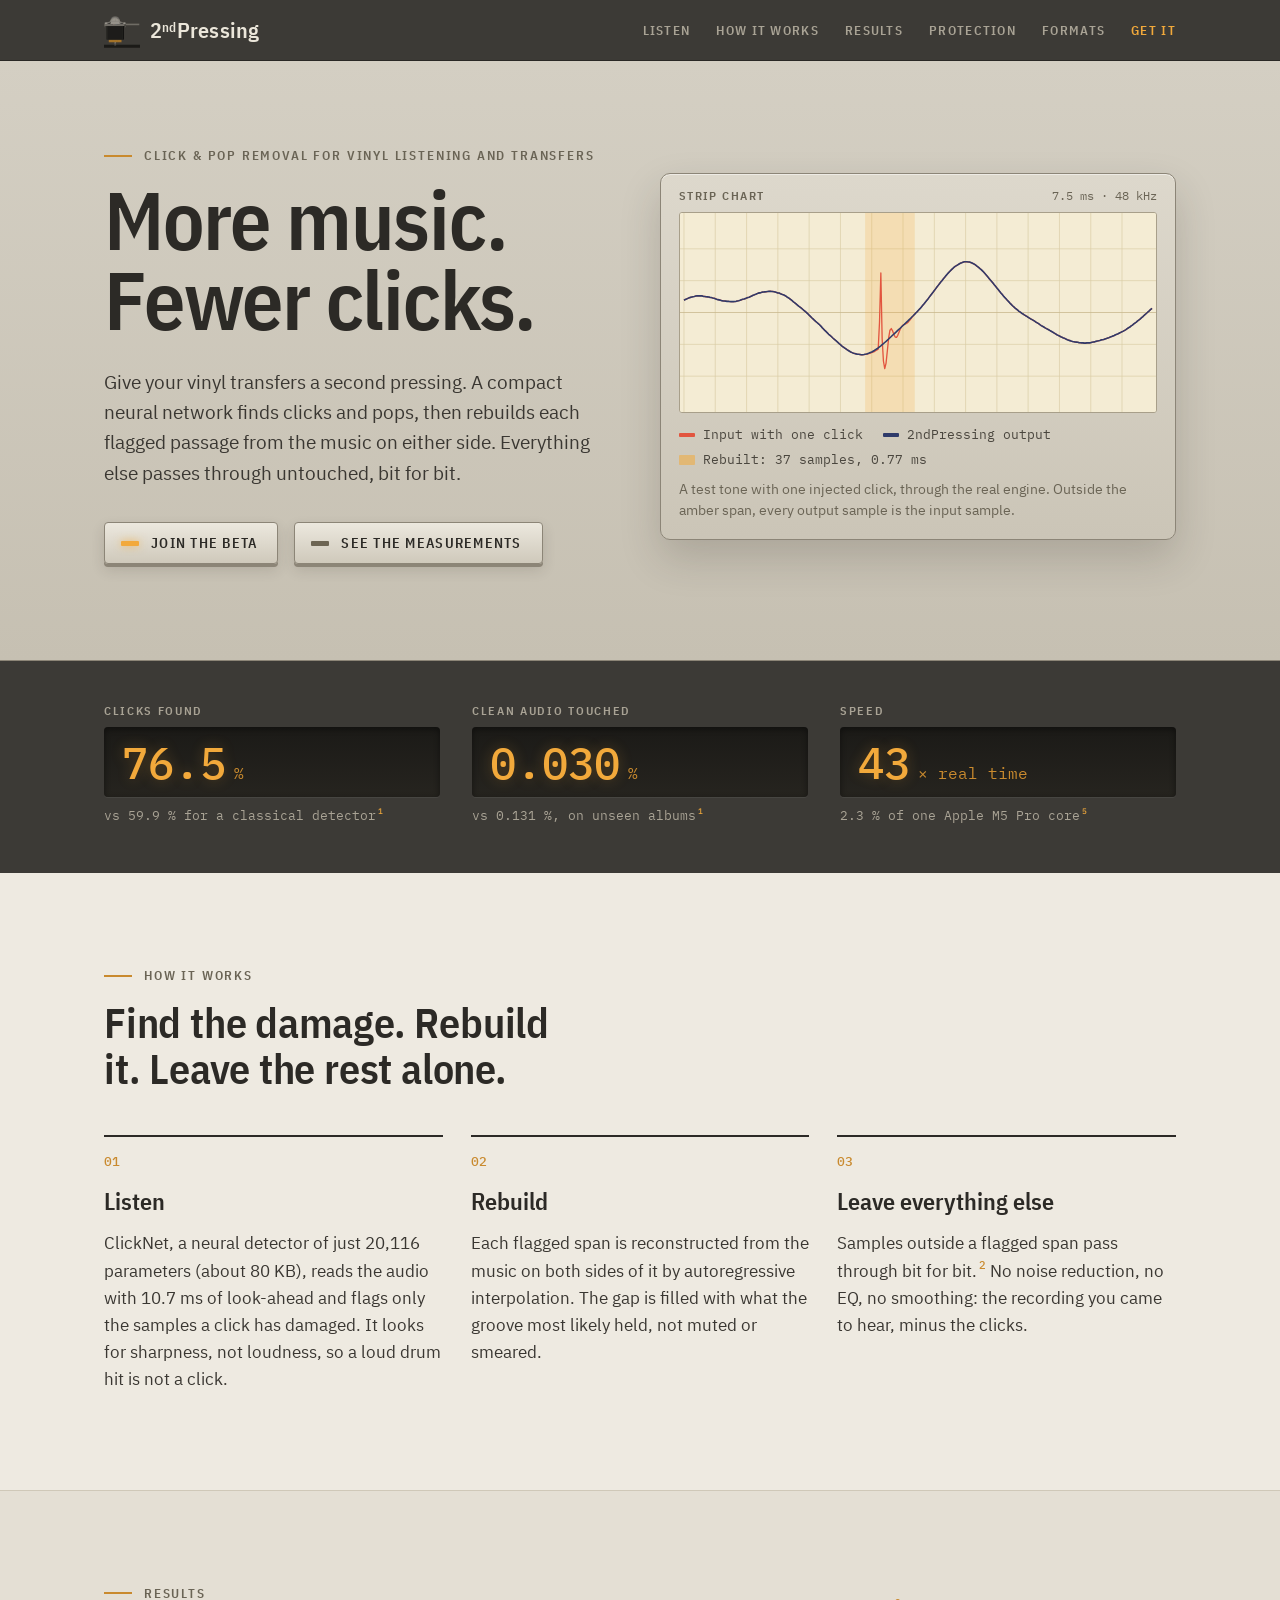
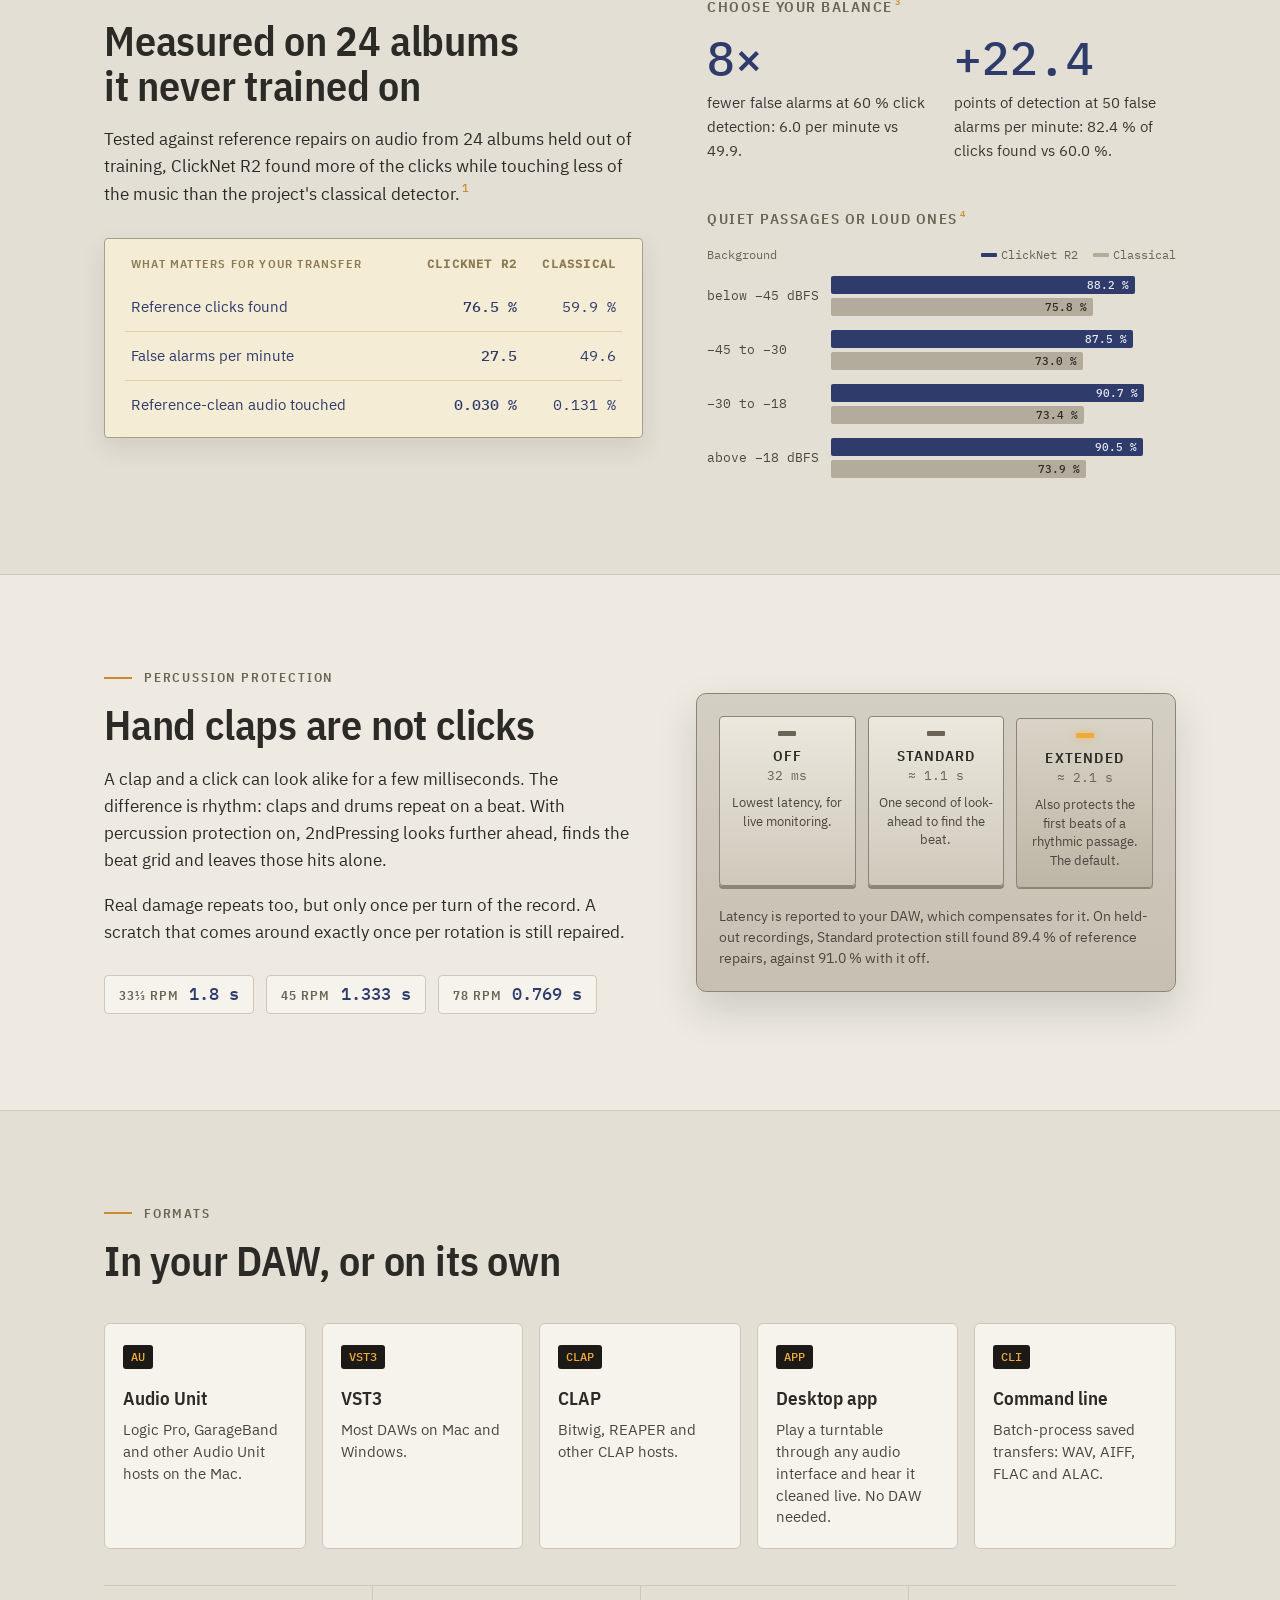
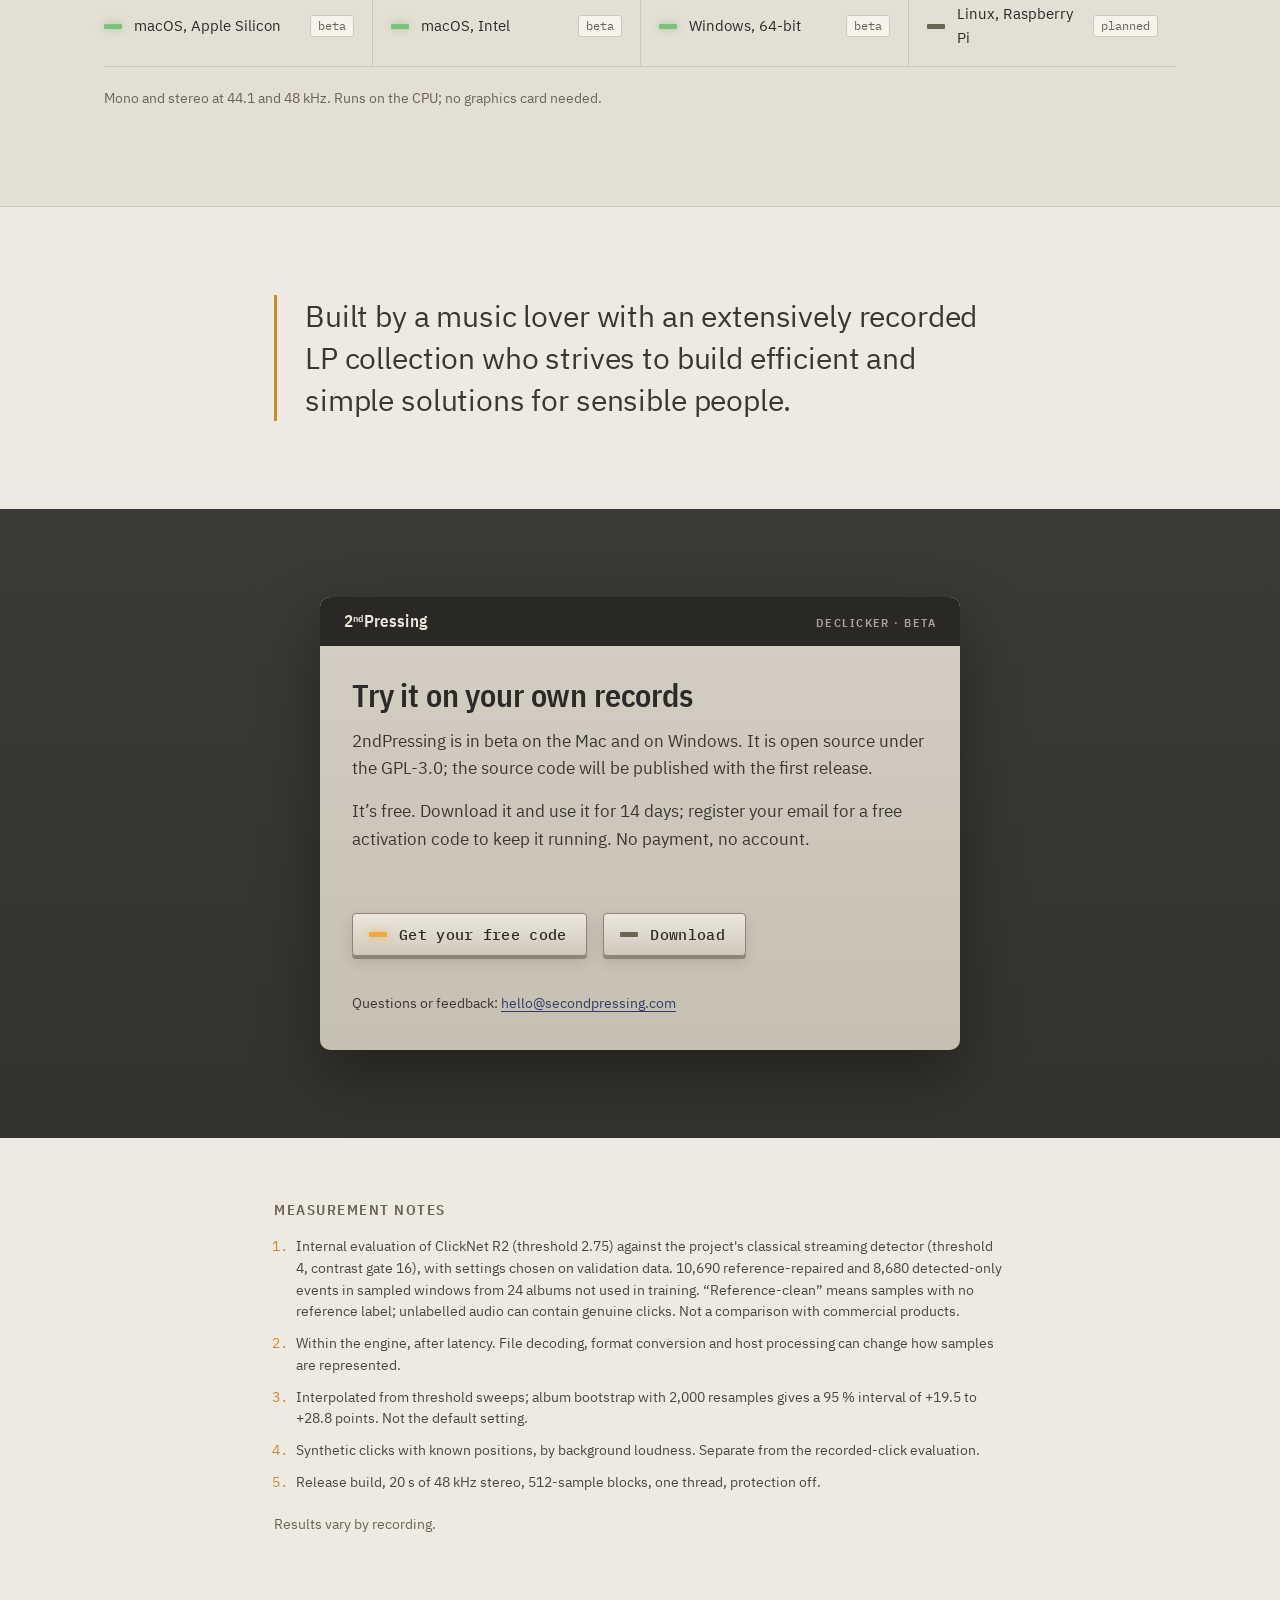
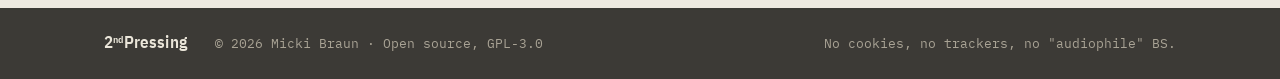
<file: website/public/index.html>
<!doctype html>
<html lang="en">
    <head>
        <meta charset="utf-8">
        <meta name="viewport" content="width=device-width, initial-scale=1, viewport-fit=cover">
        <title>2ndPressing — vinyl click and pop removal</title>
        <meta name="description" content="2ndPressing finds clicks and pops in your LP transfers with a compact neural network, rebuilds only the damaged samples, and leaves everything else bit for bit. Audio Unit, VST3, CLAP and a desktop app.">
        <link rel="canonical" href="https://secondpressing.com/">
        <meta property="og:type" content="website">
        <meta property="og:url" content="https://secondpressing.com/">
        <meta property="og:title" content="2ndPressing — more music, fewer clicks">
        <meta property="og:description" content="Neural click detection, surgical repair, everything else untouched. For anyone digitizing an LP collection.">
        <meta property="og:image" content="https://secondpressing.com/assets/og.png">
        <meta name="twitter:card" content="summary_large_image">
        <meta name="theme-color" content="#3C3A36">
        <link rel="icon" href="assets/favicon.svg" type="image/svg+xml">
        <link rel="apple-touch-icon" href="assets/apple-touch-icon.png">
        <link rel="preload" href="assets/fonts/IBMPlexSansCondensed-SemiBold.woff2" as="font" type="font/woff2" crossorigin>
        <link rel="preload" href="assets/fonts/IBMPlexSans-Regular.woff2" as="font" type="font/woff2" crossorigin>
        <link rel="stylesheet" href="assets/site.css?v=6">
    </head>
    <body>
        <header class="band top">
            <div class="wrap top-inner">
                <a class="brand" href="/" aria-label="2ndPressing home"><img class="brand-icon" src="assets/header-icon.svg" alt="" width="36" height="36"><span class="wm">2<span class="nd">nd</span>Pressing</span></a>
                <nav aria-label="Sections">
                    <a href="/listen/">Listen</a>
                    <a href="#how">How it works</a>
                    <a href="#results">Results</a>
                    <a href="#protection">Protection</a>
                    <a href="#formats">Formats</a>
                    <a class="nav-cta" href="#get">Get it</a>
                </nav>
            </div>
        </header>
        <main>
            <section class="hero">
                <div class="wrap hero-grid">
                    <div class="hero-copy">
                        <p class="legend">Click &amp; pop removal for vinyl listening and transfers</p>
                        <h1>More music.<br>Fewer clicks.</h1>
                        <p class="lede">Give your vinyl transfers a second pressing. A compact neural network finds clicks and pops, then rebuilds each flagged passage from the music on either side. Everything else passes through untouched, bit for bit.</p>
                        <div class="actions">
                            <a class="key primary" href="#get"><span class="lamp" aria-hidden="true"></span>Join the beta</a>
                            <a class="key" href="#results"><span class="lamp" aria-hidden="true"></span>See the measurements</a>
                        </div>
                    </div>
                    <figure class="chart">
                        <div class="chart-head">
                            <span>Strip chart</span>
                            <span>7.5 ms · 48 kHz</span>
                        </div>
                        <div class="paper">
                            <img src="assets/repair.svg" width="720" height="300" alt="Waveform: a sharp red click spike in the input; the blue repaired trace runs smoothly through the same span and matches the input everywhere else.">
                        </div>
                        <ul class="chart-key">
                            <li>
                                <span class="sw sw-red"></span>Input with one click
                            </li>
                            <li>
                                <span class="sw sw-ink"></span>2ndPressing output
                            </li>
                            <li>
                                <span class="sw sw-amber"></span>Rebuilt: 37 samples, 0.77 ms
                            </li>
                        </ul>
                        <figcaption>A test tone with one injected click, through the real engine. Outside the amber span, every output sample is the input sample.</figcaption>
                    </figure>
                </div>
            </section>
            <section class="band readouts" aria-label="Key measurements">
                <div class="wrap readout-grid">
                    <div class="readout">
                        <p class="r-label">Clicks found</p>
                        <p class="glass"><span class="num">76.5</span><span class="unit">%</span></p>
                        <p class="r-sub">vs 59.9 % for a classical detector<a class="fn" href="#n1">1</a></p>
                    </div>
                    <div class="readout">
                        <p class="r-label">Clean audio touched</p>
                        <p class="glass"><span class="num">0.030</span><span class="unit">%</span></p>
                        <p class="r-sub">vs 0.131 %, on unseen albums<a class="fn" href="#n1">1</a></p>
                    </div>
                    <div class="readout">
                        <p class="r-label">Speed</p>
                        <p class="glass"><span class="num">43</span><span class="unit">× real time</span></p>
                        <p class="r-sub">2.3 % of one Apple M5 Pro core<a class="fn" href="#n5">5</a></p>
                    </div>
                </div>
            </section>
            <section id="how" class="section">
                <div class="wrap">
                    <p class="legend">How it works</p>
                    <h2>Find the damage. Rebuild it. Leave the rest alone.</h2>
                    <div class="steps">
                        <article class="step">
                            <p class="step-no">01</p>
                            <h3>Listen</h3>
                            <p>ClickNet, a neural detector of just 20,116 parameters (about 80 KB), reads the audio with 10.7 ms of look-ahead and flags only the samples a click has damaged. It looks for sharpness, not loudness, so a loud drum hit is not a click.</p>
                        </article>
                        <article class="step">
                            <p class="step-no">02</p>
                            <h3>Rebuild</h3>
                            <p>Each flagged span is reconstructed from the music on both sides of it by autoregressive interpolation. The gap is filled with what the groove most likely held, not muted or smeared.</p>
                        </article>
                        <article class="step">
                            <p class="step-no">03</p>
                            <h3>Leave everything else</h3>
                            <p>Samples outside a flagged span pass through bit for bit.<a class="fn" href="#n2">2</a> No noise reduction, no EQ, no smoothing: the recording you came to hear, minus the clicks.</p>
                        </article>
                    </div>
                </div>
            </section>
            <section id="results" class="section alt">
                <div class="wrap results-grid">
                    <div>
                        <p class="legend">Results</p>
                        <h2>Measured on 24 albums it never trained on</h2>
                        <p class="body">Tested against reference repairs on audio from 24 albums held out of training, ClickNet R2 found more of the clicks while touching less of the music than the project's classical detector.<a class="fn" href="#n1">1</a></p>
                        <div class="sheet" role="region" aria-label="Test results" tabindex="0">
                            <table>
                                <thead>
                                    <tr>
                                        <th scope="col">What matters for your transfer</th>
                                        <th scope="col">ClickNet R2</th>
                                        <th scope="col">Classical</th>
                                    </tr>
                                </thead>
                                <tbody>
                                    <tr>
                                        <th scope="row">Reference clicks found</th>
                                        <td><strong>76.5 %</strong></td>
                                        <td>59.9 %</td>
                                    </tr>
                                    <tr>
                                        <th scope="row">False alarms per minute</th>
                                        <td><strong>27.5</strong></td>
                                        <td>49.6</td>
                                    </tr>
                                    <tr>
                                        <th scope="row">Reference-clean audio touched</th>
                                        <td><strong>0.030 %</strong></td>
                                        <td>0.131 %</td>
                                    </tr>
                                </tbody>
                            </table>
                        </div>
                    </div>
                    <div class="results-side">
                        <h3 class="h-small">Choose your balance<a class="fn" href="#n3">3</a></h3>
                        <div class="balance">
                            <div>
                                <p class="big">8×</p>
                                <p>fewer false alarms at 60 % click detection: 6.0 per minute vs 49.9.</p>
                            </div>
                            <div>
                                <p class="big">+22.4</p>
                                <p>points of detection at 50 false alarms per minute: 82.4 % of clicks found vs 60.0 %.</p>
                            </div>
                        </div>
                        <h3 class="h-small">Quiet passages or loud ones<a class="fn" href="#n4">4</a></h3>
                        <div class="bars" role="table" aria-label="Click detection by background loudness">
                            <div class="bars-head" role="row">
                                <span role="columnheader">Background</span>
                                <span role="columnheader"><span class="sw sw-ink"></span>ClickNet R2 <span class="sw sw-grey"></span>Classical</span>
                            </div>
                            <div class="bar-row" role="row">
                                <span class="bar-label" role="rowheader">below −45 dBFS</span>
                                <span class="bar-pair" role="cell"><span class="bar ink w882">88.2 %</span><span class="bar grey w758">75.8 %</span></span>
                            </div>
                            <div class="bar-row" role="row">
                                <span class="bar-label" role="rowheader">−45 to −30</span>
                                <span class="bar-pair" role="cell"><span class="bar ink w875">87.5 %</span><span class="bar grey w730">73.0 %</span></span>
                            </div>
                            <div class="bar-row" role="row">
                                <span class="bar-label" role="rowheader">−30 to −18</span>
                                <span class="bar-pair" role="cell"><span class="bar ink w907">90.7 %</span><span class="bar grey w734">73.4 %</span></span>
                            </div>
                            <div class="bar-row" role="row">
                                <span class="bar-label" role="rowheader">above −18 dBFS</span>
                                <span class="bar-pair" role="cell"><span class="bar ink w905">90.5 %</span><span class="bar grey w739">73.9 %</span></span>
                            </div>
                        </div>
                    </div>
                </div>
            </section>
            <section id="protection" class="section">
                <div class="wrap protect-grid">
                    <div>
                        <p class="legend">Percussion protection</p>
                        <h2>Hand claps are not clicks</h2>
                        <p class="body">A clap and a click can look alike for a few milliseconds. The difference is rhythm: claps and drums repeat on a beat. With percussion protection on, 2ndPressing looks further ahead, finds the beat grid and leaves those hits alone.</p>
                        <p class="body">Real damage repeats too, but only once per turn of the record. A scratch that comes around exactly once per rotation is still repaired.</p>
                        <ul class="rpm" aria-label="Rotation periods still repaired">
                            <li>
                                <span class="rpm-speed">33⅓ rpm</span>
                                <span class="rpm-period">1.8 s</span>
                            </li>
                            <li>
                                <span class="rpm-speed">45 rpm</span>
                                <span class="rpm-period">1.333 s</span>
                            </li>
                            <li>
                                <span class="rpm-speed">78 rpm</span>
                                <span class="rpm-period">0.769 s</span>
                            </li>
                        </ul>
                    </div>
                    <div class="modes" aria-label="Protection modes">
                        <div class="mode">
                            <span class="lamp" aria-hidden="true"></span>
                            <span class="mode-name">Off</span>
                            <span class="mode-lat">32 ms</span>
                            <p>Lowest latency, for live monitoring.</p>
                        </div>
                        <div class="mode">
                            <span class="lamp" aria-hidden="true"></span>
                            <span class="mode-name">Standard</span>
                            <span class="mode-lat">≈ 1.1 s</span>
                            <p>One second of look-ahead to find the beat.</p>
                        </div>
                        <div class="mode on">
                            <span class="lamp" aria-hidden="true"></span>
                            <span class="mode-name">Extended</span>
                            <span class="mode-lat">≈ 2.1 s</span>
                            <p>Also protects the first beats of a rhythmic passage. The default.</p>
                        </div>
                        <p class="modes-note">Latency is reported to your DAW, which compensates for it. On held-out recordings, Standard protection still found 89.4 % of reference repairs, against 91.0 % with it off.</p>
                    </div>
                </div>
            </section>
            <section id="formats" class="section alt">
                <div class="wrap">
                    <p class="legend">Formats</p>
                    <h2>In your DAW, or on its own</h2>
                    <div class="formats">
                        <div class="format">
                            <span class="tag">AU</span>
                            <h3>Audio Unit</h3>
                            <p>Logic Pro, GarageBand and other Audio Unit hosts on the Mac.</p>
                        </div>
                        <div class="format">
                            <span class="tag">VST3</span>
                            <h3>VST3</h3>
                            <p>Most DAWs on Mac and Windows.</p>
                        </div>
                        <div class="format">
                            <span class="tag">CLAP</span>
                            <h3>CLAP</h3>
                            <p>Bitwig, REAPER and other CLAP hosts.</p>
                        </div>
                        <div class="format">
                            <span class="tag">APP</span>
                            <h3>Desktop app</h3>
                            <p>Play a turntable through any audio interface and hear it cleaned live. No DAW needed.</p>
                        </div>
                        <div class="format">
                            <span class="tag">CLI</span>
                            <h3>Command line</h3>
                            <p>Batch-process saved transfers: WAV, AIFF, FLAC and ALAC.</p>
                        </div>
                    </div>
                    <div class="platforms" role="table" aria-label="Platform status">
                        <div class="plat" role="row">
                            <span class="lamp on-green" aria-hidden="true"></span>
                            <span role="cell">macOS, Apple Silicon</span>
                            <span class="plat-st" role="cell">beta</span>
                        </div>
                        <div class="plat" role="row">
                            <span class="lamp on-green" aria-hidden="true"></span>
                            <span role="cell">macOS, Intel</span>
                            <span class="plat-st" role="cell">beta</span>
                        </div>
                        <div class="plat" role="row">
                            <span class="lamp on-green" aria-hidden="true"></span>
                            <span role="cell">Windows, 64-bit</span>
                            <span class="plat-st" role="cell">beta</span>
                        </div>
                        <div class="plat" role="row">
                            <span class="lamp" aria-hidden="true"></span>
                            <span role="cell">Linux, Raspberry Pi</span>
                            <span class="plat-st" role="cell">planned</span>
                        </div>
                    </div>
                    <p class="small">Mono and stereo at 44.1 and 48 kHz. Runs on the CPU; no graphics card needed.</p>
                </div>
            </section>
            <section class="section maker">
                <div class="wrap narrow">
                    <blockquote>
                        <p>Built by a music lover with an extensively recorded LP collection who strives to build efficient and simple solutions for sensible people.</p>
                    </blockquote>
                </div>
            </section>
            <section id="get" class="band get">
                <div class="wrap get-inner">
                    <div class="get-card">
                        <div class="get-head">
                            <span class="brand compact">2<span class="nd">nd</span>Pressing</span>
                            <span class="get-dim">Declicker · beta</span>
                        </div>
                        <div class="get-body">
                            <h2>Try it on your own records</h2>
                            <p>2ndPressing is in beta on the Mac and on Windows. It is open source under the GPL-3.0; the source code will be published with the first release.</p>
                            <p>It’s free. Download it and use it for 14 days; register your email for a free activation code to keep it running. No payment, no account.</p>
                            <div class="actions">
                                <a class="key primary" href="/register/"><span class="lamp" aria-hidden="true"></span>Get your free code</a>
                                <a class="key" href="/beta/"><span class="lamp" aria-hidden="true"></span>Download</a>
                            </div>
                            <p class="small">Questions or feedback: <a href="mailto:hello@secondpressing.com">hello@secondpressing.com</a></p>
                        </div>
                    </div>
                </div>
            </section>
            <section class="section notes" aria-labelledby="notes-h">
                <div class="wrap narrow">
                    <h2 id="notes-h" class="h-small">Measurement notes</h2>
                    <ol>
                        <li id="n1">Internal evaluation of ClickNet R2 (threshold 2.75) against the project's classical streaming detector (threshold 4, contrast gate 16), with settings chosen on validation data. 10,690 reference-repaired and 8,680 detected-only events in sampled windows from 24 albums not used in training. “Reference-clean” means samples with no reference label; unlabelled audio can contain genuine clicks. Not a comparison with commercial products.</li>
                        <li id="n2">Within the engine, after latency. File decoding, format conversion and host processing can change how samples are represented.</li>
                        <li id="n3">Interpolated from threshold sweeps; album bootstrap with 2,000 resamples gives a 95 % interval of +19.5 to +28.8 points. Not the default setting.</li>
                        <li id="n4">Synthetic clicks with known positions, by background loudness. Separate from the recorded-click evaluation.</li>
                        <li id="n5">Release build, 20 s of 48 kHz stereo, 512-sample blocks, one thread, protection off.</li>
                    </ol>
                    <p class="small">Results vary by recording.</p>
                </div>
            </section>
        </main>
        <footer class="band foot">
            <div class="wrap foot-inner">
                <span class="brand compact">2<span class="nd">nd</span>Pressing</span>
                <span>© 2026 Micki Braun · Open source, GPL-3.0</span>
                <span>No cookies, no trackers, no "audiophile" BS.</span>
            </div>
        </footer>
    </body>
</html>
</file>
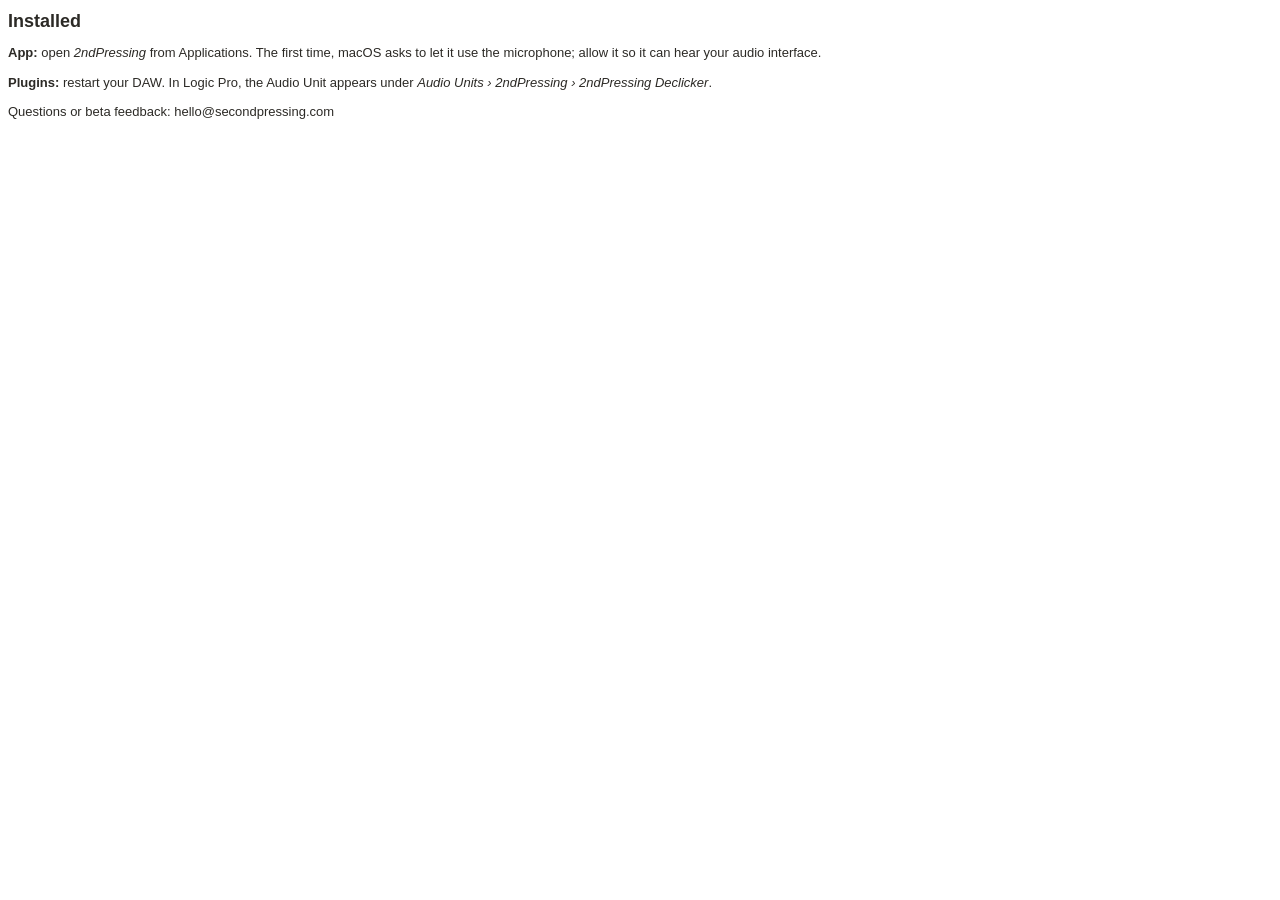
<file: runtime/release/macos/resources/conclusion.html>
<!doctype html>
<html><head><meta charset="utf-8">
<style>body{font:13px -apple-system,"Helvetica Neue",sans-serif;color:#2C2A26;line-height:1.5}h1{font-size:18px;margin:0 0 8px}p{margin:0 0 10px}</style></head>
<body>
<h1>Installed</h1>
<p><b>App:</b> open <i>2ndPressing</i> from Applications. The first time, macOS asks to let it use the microphone; allow it so it can hear your audio interface.</p>
<p><b>Plugins:</b> restart your DAW. In Logic Pro, the Audio Unit appears under <i>Audio Units › 2ndPressing › 2ndPressing Declicker</i>.</p>
<p>Questions or beta feedback: hello@secondpressing.com</p>
</body></html>
</file>
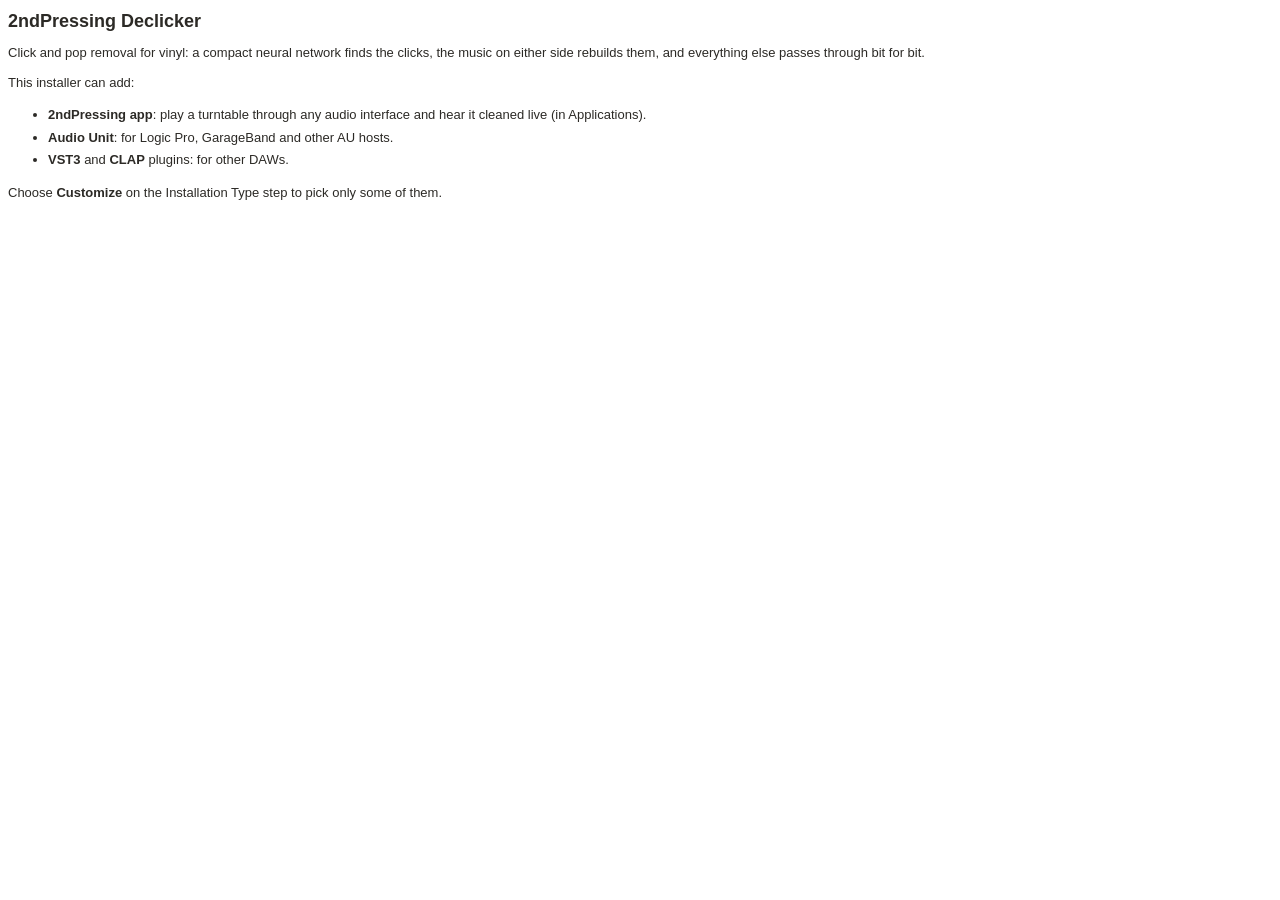
<file: runtime/release/macos/resources/welcome.html>
<!doctype html>
<html><head><meta charset="utf-8">
<style>body{font:13px -apple-system,"Helvetica Neue",sans-serif;color:#2C2A26;line-height:1.5}h1{font-size:18px;margin:0 0 8px}p{margin:0 0 10px}li{margin:3px 0}</style></head>
<body>
<h1>2ndPressing Declicker</h1>
<p>Click and pop removal for vinyl: a compact neural network finds the clicks, the music on either side rebuilds them, and everything else passes through bit for bit.</p>
<p>This installer can add:</p>
<ul>
<li><b>2ndPressing app</b>: play a turntable through any audio interface and hear it cleaned live (in Applications).</li>
<li><b>Audio Unit</b>: for Logic Pro, GarageBand and other AU hosts.</li>
<li><b>VST3</b> and <b>CLAP</b> plugins: for other DAWs.</li>
</ul>
<p>Choose <b>Customize</b> on the Installation Type step to pick only some of them.</p>
</body></html>
</file>
<file: website/public/assets/site.css>
/* 2ndPressing — site styles. Palette and type follow the plugin's
   "Instrument" faceplate: warm grey panel, amber readouts on dark glass,
   chart paper with blue ink, IBM Plex (SIL OFL 1.1, assets/fonts). */

@font-face { font-family: "Plex Cond"; src: url("fonts/IBMPlexSansCondensed-SemiBold.woff2") format("woff2"); font-weight: 600; font-display: swap; }
@font-face { font-family: "Plex Sans"; src: url("fonts/IBMPlexSans-Regular.woff2") format("woff2"); font-weight: 400; font-display: swap; }
@font-face { font-family: "Plex Sans"; src: url("fonts/IBMPlexSans-SemiBold.woff2") format("woff2"); font-weight: 600; font-display: swap; }
@font-face { font-family: "Plex Mono"; src: url("fonts/IBMPlexMono-Regular.woff2") format("woff2"); font-weight: 400; font-display: swap; }
@font-face { font-family: "Plex Mono"; src: url("fonts/IBMPlexMono-Medium.woff2") format("woff2"); font-weight: 500; font-display: swap; }

:root {
  --page: #EEEAE1;
  --page-alt: #E4DFD4;
  --panel: #D4CFC3;
  --panel-2: #C6C0B2;
  --band: #3C3A36;
  --band-2: #34322E;
  --band-text: #EBE6DA;
  --band-dim: #A9A395;
  --text: #2C2A26;
  --muted: #6A6455;
  --rule: #CFC8B8;
  --glass: #1B1A17;
  --glass-2: #26241F;
  --amber: #F2A93B;
  --amber-dim: #C98A2E;
  --paper: #F4ECD4;
  --paper-edge: #A89F8A;
  --ink: #2F3B6B;
  --red: #E2553F;
  --green: #7EC27A;
  --key-top: #ECE8DE;
  --key-bot: #CFC9BB;
  --key-on-top: #D9D4C7;
  --key-edge: #8C8577;
  --lamp-off: #6D6553;
  --bar-grey: #B3AC9C;

  --cond: "Plex Cond", "IBM Plex Sans Condensed", "Arial Narrow", system-ui, sans-serif;
  --sans: "Plex Sans", "IBM Plex Sans", system-ui, -apple-system, "Segoe UI", sans-serif;
  --mono: "Plex Mono", "IBM Plex Mono", ui-monospace, "SF Mono", Menlo, Consolas, monospace;
  color-scheme: light;
}

*, *::before, *::after { box-sizing: border-box; }
html { scroll-behavior: smooth; -webkit-text-size-adjust: 100%; }
body {
  margin: 0;
  background: var(--page);
  color: var(--text);
  font: 400 17px/1.6 var(--sans);
  -webkit-font-smoothing: antialiased;
}
img { max-width: 100%; height: auto; display: block; }
a { color: var(--ink); text-underline-offset: 3px; }
p { margin: 0; }
h1, h2, h3 { margin: 0; font-family: var(--cond); font-weight: 600; text-wrap: balance; }
section[id] { scroll-margin-top: 64px; }
:focus-visible { outline: 2px solid var(--amber-dim); outline-offset: 3px; }

.wrap {
  max-width: 1120px;
  margin: 0 auto;
  padding-left: max(24px, env(safe-area-inset-left, 0px));
  padding-right: max(24px, env(safe-area-inset-right, 0px));
}
.narrow { max-width: 780px; }

/* ---- Brand: "nd" as a moderate superscript ---- */
.brand {
  font-family: var(--cond);
  font-weight: 600;
  font-size: 22px;
  letter-spacing: .01em;
  color: var(--band-text);
  text-decoration: none;
  white-space: nowrap;
  line-height: 1;
}
.brand .nd { font-size: .6em; vertical-align: .45em; line-height: 0; }
a.brand { display: inline-flex; align-items: center; gap: 10px; }
.brand-icon { width: 36px; height: 36px; flex: none; }
.brand.compact { font-size: 17px; }

/* ---- Bands (dark strips, like the faceplate's header) ---- */
.band { background: var(--band); color: var(--band-text); }

.top { position: sticky; top: 0; z-index: 10; border-bottom: 1px solid #2A2825; }
.top-inner { display: flex; align-items: center; justify-content: space-between; gap: 24px; min-height: 60px; }
.top nav { display: flex; align-items: center; gap: 26px; }
.top nav a {
  color: var(--band-dim);
  text-decoration: none;
  font: 600 13px/1 var(--cond);
  letter-spacing: .1em;
  text-transform: uppercase;
}
.top nav a:hover { color: var(--band-text); }
.top nav .nav-cta { color: var(--amber); }

/* ---- Legends and headings ---- */
.legend {
  font: 600 13px/1 var(--cond);
  letter-spacing: .14em;
  text-transform: uppercase;
  color: var(--muted);
  display: flex;
  align-items: center;
  gap: 12px;
  margin-bottom: 18px;
}
.legend::before { content: ""; width: 28px; height: 2px; background: var(--amber-dim); }
h2 { font-size: clamp(30px, 3.6vw, 42px); line-height: 1.08; letter-spacing: -.005em; max-width: 22ch; }
.h-small { font-size: 15px; letter-spacing: .1em; text-transform: uppercase; color: var(--muted); }
.body { max-width: 60ch; margin-top: 18px; }
.small { font-size: 14px; color: var(--muted); margin-top: 20px; }
.fn {
  font: 500 .62em/0 var(--mono);
  vertical-align: .7em;
  margin-left: 2px;
  color: var(--amber-dim);
  text-decoration: none;
}

/* ---- Keys (latching buttons with a lamp) ---- */
.key {
  display: inline-flex;
  align-items: center;
  gap: 12px;
  padding: 13px 20px 13px 16px;
  font: 600 14px/1 var(--cond);
  letter-spacing: .09em;
  text-transform: uppercase;
  color: var(--text);
  text-decoration: none;
  background: linear-gradient(var(--key-top), var(--key-bot));
  border: 1px solid var(--key-edge);
  border-radius: 4px;
  box-shadow: 0 3px 0 var(--key-edge), 0 6px 14px rgba(40, 36, 30, .14);
  transition: transform .06s, box-shadow .06s;
}
.key:hover { background: linear-gradient(#F3F0E8, var(--key-bot)); }
.key:active { transform: translateY(2px); box-shadow: 0 1px 0 var(--key-edge), 0 2px 6px rgba(40, 36, 30, .14); }
.lamp {
  display: inline-block;
  flex: none;
  width: 18px;
  height: 5px;
  border-radius: 1px;
  background: var(--lamp-off);
}
.key.primary .lamp, .mode.on .lamp, .lamp.on-amber { background: var(--amber); box-shadow: 0 0 8px rgba(242, 169, 59, .7); }
.lamp.on-green { background: var(--green); box-shadow: 0 0 8px rgba(126, 194, 122, .7); }

/* ---- Hero ---- */
.hero {
  background: linear-gradient(var(--panel), var(--panel-2));
  border-bottom: 1px solid var(--key-edge);
  padding-block: 88px 96px;
}
.hero-grid { display: grid; grid-template-columns: 1fr 1.05fr; gap: 64px; align-items: center; }
.hero-grid > * { min-width: 0; }
h1 { font-size: clamp(46px, 6.4vw, 82px); line-height: .98; letter-spacing: -.015em; }
.lede { font-size: 19px; max-width: 46ch; margin-top: 26px; color: #3A3732; }
.actions { display: flex; flex-wrap: wrap; gap: 16px; margin-top: 34px; }

.chart {
  margin: 0;
  background: linear-gradient(#DDD8CC, #CBC5B7);
  border: 1px solid var(--key-edge);
  border-radius: 10px;
  padding: 16px 18px 18px;
  box-shadow: 0 1px 0 rgba(255, 255, 255, .5) inset, 0 18px 40px rgba(40, 36, 30, .18);
}
.chart-head {
  display: flex;
  justify-content: space-between;
  font: 600 12px/1 var(--cond);
  letter-spacing: .12em;
  text-transform: uppercase;
  color: var(--muted);
  margin-bottom: 10px;
}
.chart-head span:last-child { font: 400 12px/1 var(--mono); letter-spacing: 0; text-transform: none; }
.paper { border: 1px solid var(--paper-edge); border-radius: 3px; overflow: hidden; background: var(--paper); }
.chart-key {
  display: flex;
  flex-wrap: wrap;
  gap: 8px 20px;
  list-style: none;
  padding: 0;
  margin: 14px 0 0;
  font: 400 13px/1.3 var(--mono);
  color: #4A463E;
}
.chart-key li { display: flex; align-items: center; gap: 8px; }
.sw { display: inline-block; width: 16px; height: 4px; border-radius: 1px; flex: none; }
.sw-red { background: var(--red); }
.sw-ink { background: var(--ink); }
.sw-amber { background: rgba(242, 169, 59, .55); height: 10px; }
.sw-grey { background: var(--bar-grey); }
.chart figcaption { font-size: 14px; color: var(--muted); margin-top: 10px; line-height: 1.5; }

/* ---- Readouts ---- */
.readouts { padding-block: 44px 48px; }
.readout-grid { display: grid; grid-template-columns: repeat(3, 1fr); gap: 32px; }
.r-label { font: 600 12px/1 var(--cond); letter-spacing: .14em; text-transform: uppercase; color: var(--band-dim); margin-bottom: 10px; }
.glass {
  background: linear-gradient(var(--glass), var(--glass-2));
  border-radius: 4px;
  box-shadow: 0 2px 6px rgba(0, 0, 0, .45) inset, 0 1px 0 rgba(255, 255, 255, .06);
  padding: 14px 18px 12px;
  display: flex;
  align-items: baseline;
  gap: 8px;
}
.glass .num { font: 500 44px/1 var(--mono); color: var(--amber); text-shadow: 0 0 14px rgba(242, 169, 59, .28); }
.glass .unit { font: 400 16px/1 var(--mono); color: var(--amber-dim); }
.r-sub { font: 400 13px/1.4 var(--mono); color: var(--band-dim); margin-top: 10px; }
.readouts .fn { color: var(--amber); }

/* ---- Sections ---- */
.section { padding-block: 96px; }
.section.alt { background: var(--page-alt); border-block: 1px solid var(--rule); }

.steps { display: grid; grid-template-columns: repeat(3, 1fr); gap: 28px; margin-top: 44px; }
.step { border-top: 2px solid var(--text); padding-top: 18px; }
.step-no { font: 500 13px/1 var(--mono); color: var(--amber-dim); margin-bottom: 14px; }
.step h3 { font-size: 24px; margin-bottom: 10px; }
.step p:last-child { color: #3A3732; }

/* Results */
.results-grid { display: grid; grid-template-columns: 1.15fr 1fr; gap: 64px; align-items: start; }
.results-grid > * { min-width: 0; }
.sheet {
  margin-top: 30px;
  background: var(--paper);
  border: 1px solid var(--paper-edge);
  border-radius: 4px;
  padding: 6px 20px 8px;
  overflow-x: auto;
  box-shadow: 0 10px 24px rgba(40, 36, 30, .10);
}
.sheet table { width: 100%; border-collapse: collapse; font-size: 15px; color: var(--ink); min-width: 420px; }
.sheet th, .sheet td { padding: 12px 6px; border-bottom: 1px solid #DCCFA9; text-align: left; }
.sheet tr:last-child th, .sheet tr:last-child td { border-bottom: 0; }
.sheet thead th { font: 600 12px/1.2 var(--cond); letter-spacing: .1em; text-transform: uppercase; color: #8A7A52; border-bottom: 1.5px solid #C9B98F; }
.sheet td, .sheet thead th:not(:first-child) { text-align: right; font-family: var(--mono); white-space: nowrap; }
.sheet tbody th { font-weight: 400; }
.sheet td strong { font-weight: 500; }

.results-side { padding-top: 8px; }
.balance { display: grid; grid-template-columns: 1fr 1fr; gap: 24px; margin: 16px 0 44px; }
.big { font: 500 46px/1 var(--mono); color: var(--ink); margin-bottom: 10px; }
.balance p:last-child { font-size: 15px; color: #3A3732; }

.bars { margin-top: 16px; display: grid; gap: 14px; }
.bars-head { display: flex; justify-content: space-between; gap: 12px; font: 400 12px/1.3 var(--mono); color: var(--muted); }
.bars-head .sw { margin-left: 8px; margin-right: 4px; vertical-align: middle; }
.bar-row { display: grid; grid-template-columns: 112px 1fr; gap: 12px; align-items: center; }
.bar-label { font: 400 13px/1.3 var(--mono); color: #4A463E; }
.bar-pair { display: grid; gap: 4px; }
.bar {
  display: block;
  height: 18px;
  border-radius: 2px;
  font: 500 11px/18px var(--mono);
  text-align: right;
  padding-right: 6px;
  white-space: nowrap;
}
.bar.ink { background: var(--ink); color: #E8EAF2; }
.bar.grey { background: var(--bar-grey); color: #2C2A26; }
.w882 { width: 88.2%; } .w875 { width: 87.5%; } .w907 { width: 90.7%; } .w905 { width: 90.5%; }
.w758 { width: 75.8%; } .w730 { width: 73.0%; } .w734 { width: 73.4%; } .w739 { width: 73.9%; }

/* Protection */
.protect-grid { display: grid; grid-template-columns: 1.1fr 1fr; gap: 64px; align-items: center; }
.protect-grid > * { min-width: 0; }
.rpm { list-style: none; padding: 0; margin: 28px 0 0; display: flex; flex-wrap: wrap; gap: 12px; }
.rpm li {
  display: flex;
  align-items: baseline;
  gap: 10px;
  padding: 10px 14px;
  border: 1px solid var(--rule);
  border-radius: 4px;
  background: #F6F3EC;
}
.rpm-speed { font: 600 13px/1 var(--cond); letter-spacing: .08em; text-transform: uppercase; color: var(--muted); }
.rpm-period { font: 500 17px/1 var(--mono); color: var(--ink); }

.modes {
  background: linear-gradient(var(--panel), var(--panel-2));
  border: 1px solid var(--key-edge);
  border-radius: 10px;
  padding: 22px;
  display: grid;
  grid-template-columns: repeat(3, 1fr);
  gap: 12px;
  box-shadow: 0 18px 40px rgba(40, 36, 30, .16);
}
.mode {
  display: flex;
  flex-direction: column;
  align-items: center;
  text-align: center;
  gap: 6px;
  padding: 14px 10px 16px;
  background: linear-gradient(var(--key-top), var(--key-bot));
  border: 1px solid var(--key-edge);
  border-radius: 4px;
  box-shadow: 0 3px 0 var(--key-edge);
}
.mode.on { background: linear-gradient(var(--key-on-top), #BDB6A6); box-shadow: 0 1px 0 var(--key-edge); transform: translateY(2px); }
.mode .lamp { margin-bottom: 6px; }
.mode-name { font: 600 15px/1 var(--cond); letter-spacing: .08em; text-transform: uppercase; }
.mode-lat { font: 400 13px/1 var(--mono); color: var(--muted); }
.mode p { font-size: 13px; line-height: 1.45; color: #4A463E; margin-top: 6px; }
.modes-note { grid-column: 1 / -1; font-size: 14px; color: #4A463E; margin-top: 8px; line-height: 1.5; }

/* Formats */
.formats { display: grid; grid-template-columns: repeat(5, 1fr); gap: 16px; margin-top: 40px; }
.format { background: #F6F3EC; border: 1px solid var(--rule); border-radius: 6px; padding: 18px 18px 20px; }
.format .tag {
  display: inline-block;
  font: 500 12px/1 var(--mono);
  color: var(--amber);
  background: var(--glass);
  border-radius: 3px;
  padding: 6px 8px;
  margin-bottom: 14px;
}
.format h3 { font-size: 19px; margin-bottom: 6px; }
.format p { font-size: 14.5px; line-height: 1.5; color: #4A463E; }
.platforms { margin-top: 36px; display: grid; grid-template-columns: repeat(4, 1fr); border-block: 1px solid var(--rule); }
.plat { display: flex; align-items: center; gap: 12px; padding: 16px 18px; font-size: 15px; border-left: 1px solid var(--rule); min-width: 0; }
.plat:first-child { border-left: 0; padding-left: 0; }
.plat-st { margin-left: auto; font: 400 12px/1 var(--mono); color: var(--muted); background: #F6F3EC; border: 1px solid var(--rule); border-radius: 3px; padding: 4px 7px; white-space: nowrap; }

/* Maker's note */
.maker { padding-block: 88px; }
.maker blockquote { margin: 0; border-left: 3px solid var(--amber-dim); padding-left: 28px; }
.maker blockquote p { font: 400 clamp(22px, 2.6vw, 30px)/1.4 var(--sans); color: #3A3732; letter-spacing: -.005em; }

/* Get it */
.get { padding-block: 88px; background: linear-gradient(var(--band), var(--band-2)); }
.get-inner { display: flex; justify-content: center; }
.get-card {
  width: 100%;
  max-width: 640px;
  background: linear-gradient(var(--panel), var(--panel-2));
  border-radius: 10px;
  overflow: hidden;
  color: var(--text);
  box-shadow: 0 24px 60px rgba(0, 0, 0, .35);
}
.get-head { background: #2A2825; display: flex; justify-content: space-between; align-items: baseline; padding: 16px 24px; }
.get-dim { font: 600 12px/1 var(--cond); letter-spacing: .12em; text-transform: uppercase; color: var(--band-dim); }
.get-body { padding: 32px 32px 36px; display: grid; gap: 16px; justify-items: start; }
.get-body h2 { font-size: 32px; }
.get-body p { color: #3A3732; }
.get-body .key { margin-top: 10px; text-transform: none; letter-spacing: .02em; font: 500 15px/1 var(--mono); }

/* Notes */
.notes { padding-block: 64px 72px; }
.notes ol { margin: 18px 0 0; padding-left: 22px; display: grid; gap: 10px; font-size: 14px; line-height: 1.55; color: #4A463E; }
.notes li::marker { font-family: var(--mono); color: var(--amber-dim); }
.notes li:target { background: #F6EBCF; outline: 6px solid #F6EBCF; }

/* Footer */
.foot { padding-block: 26px calc(26px + env(safe-area-inset-bottom, 0px)); font: 400 13px/1.4 var(--mono); color: var(--band-dim); }
.foot-inner { display: flex; flex-wrap: wrap; gap: 12px 28px; align-items: baseline; }
.foot-inner > span:last-child { margin-left: auto; }

/* ---- 404 ---- */
.lost { min-height: 70vh; display: grid; place-items: center; text-align: center; padding-block: 80px; }
.lost .glass { justify-content: center; margin: 0 auto 28px; width: max-content; }
.lost p { margin-bottom: 26px; color: #3A3732; }

/* ---- Responsive ---- */
@media (max-width: 1000px) {
  .hero-grid, .results-grid, .protect-grid { grid-template-columns: 1fr; gap: 48px; }
  .formats { grid-template-columns: repeat(2, 1fr); }
  .platforms { grid-template-columns: repeat(2, 1fr); }
  .plat:nth-child(odd) { border-left: 0; padding-left: 0; }
  .plat:nth-child(n+3) { border-top: 1px solid var(--rule); }
}
@media (max-width: 720px) {
  body { font-size: 16px; }
  .top nav a:not(.nav-cta) { display: none; }
  .hero { padding-block: 56px 64px; }
  .section, .maker, .get { padding-block: 64px; }
  .readout-grid, .steps, .balance { grid-template-columns: 1fr; gap: 24px; }
  .modes { grid-template-columns: 1fr; }
  .mode { flex-direction: row; flex-wrap: wrap; justify-content: flex-start; text-align: left; gap: 10px; }
  .mode .lamp { margin: 0; }
  .mode p { flex-basis: 100%; margin-top: 0; }
  .formats, .platforms { grid-template-columns: 1fr; }
  .plat { border-left: 0; padding-left: 0; padding-right: 0; }
  .plat + .plat { border-top: 1px solid var(--rule); }
  .get-body { padding: 24px; }
  .sheet { padding: 4px 14px 6px; }
  .sheet table { min-width: 0; font-size: 14px; }
  .sheet th, .sheet td { padding: 10px 3px; }
  .sheet thead th { font-size: 11px; letter-spacing: .06em; }
  .foot-inner > span:last-child { margin-left: 0; }
}
@media (prefers-reduced-motion: reduce) {
  html { scroll-behavior: auto; }
  .key { transition: none; }
}

/* ---- Beta download page ---- */
.beta-hero { padding-block: 64px 72px; }
.beta-title { font-size: 34px; line-height: 1.1; }
.beta-facts { display: grid; grid-template-columns: max-content minmax(0, 1fr); gap: 6px 16px; margin: 14px 0 0; font-size: 14px; }
.beta-facts dt { font: 600 12px/1.7 var(--cond); letter-spacing: .1em; text-transform: uppercase; color: var(--muted); }
.beta-facts dd { margin: 0; color: #3A3732; }
.beta-doc h2 { font-size: 26px; margin-top: 44px; }
.beta-doc h2:first-child { margin-top: 0; }
.beta-list { margin: 14px 0 0; padding-left: 22px; display: grid; gap: 8px; max-width: 64ch; }
.mono-list { font: 400 13.5px/1.5 var(--mono); list-style: none; padding-left: 0; }
.mono-list li { overflow-wrap: anywhere; }
.beta-doc code { font: 400 .92em var(--mono); background: #E4DFD4; padding: 1px 5px; border-radius: 3px; }
.checksum { font: 400 13px/1.5 var(--mono); background: var(--paper); border: 1px solid var(--paper-edge); border-radius: 4px; padding: 10px 14px; overflow-wrap: anywhere; margin-top: 12px; max-width: 64ch; }
.beta-card { max-width: 820px; }
.platforms-dl { display: grid; grid-template-columns: repeat(2, minmax(0, 1fr)); gap: 24px; width: 100%; margin-top: 6px; }
.dl { display: grid; gap: 4px; align-content: start; min-width: 0; }
.dl .beta-facts dd { overflow-wrap: anywhere; }
@media (max-width: 720px) { .platforms-dl { grid-template-columns: minmax(0, 1fr); } }
</file>
